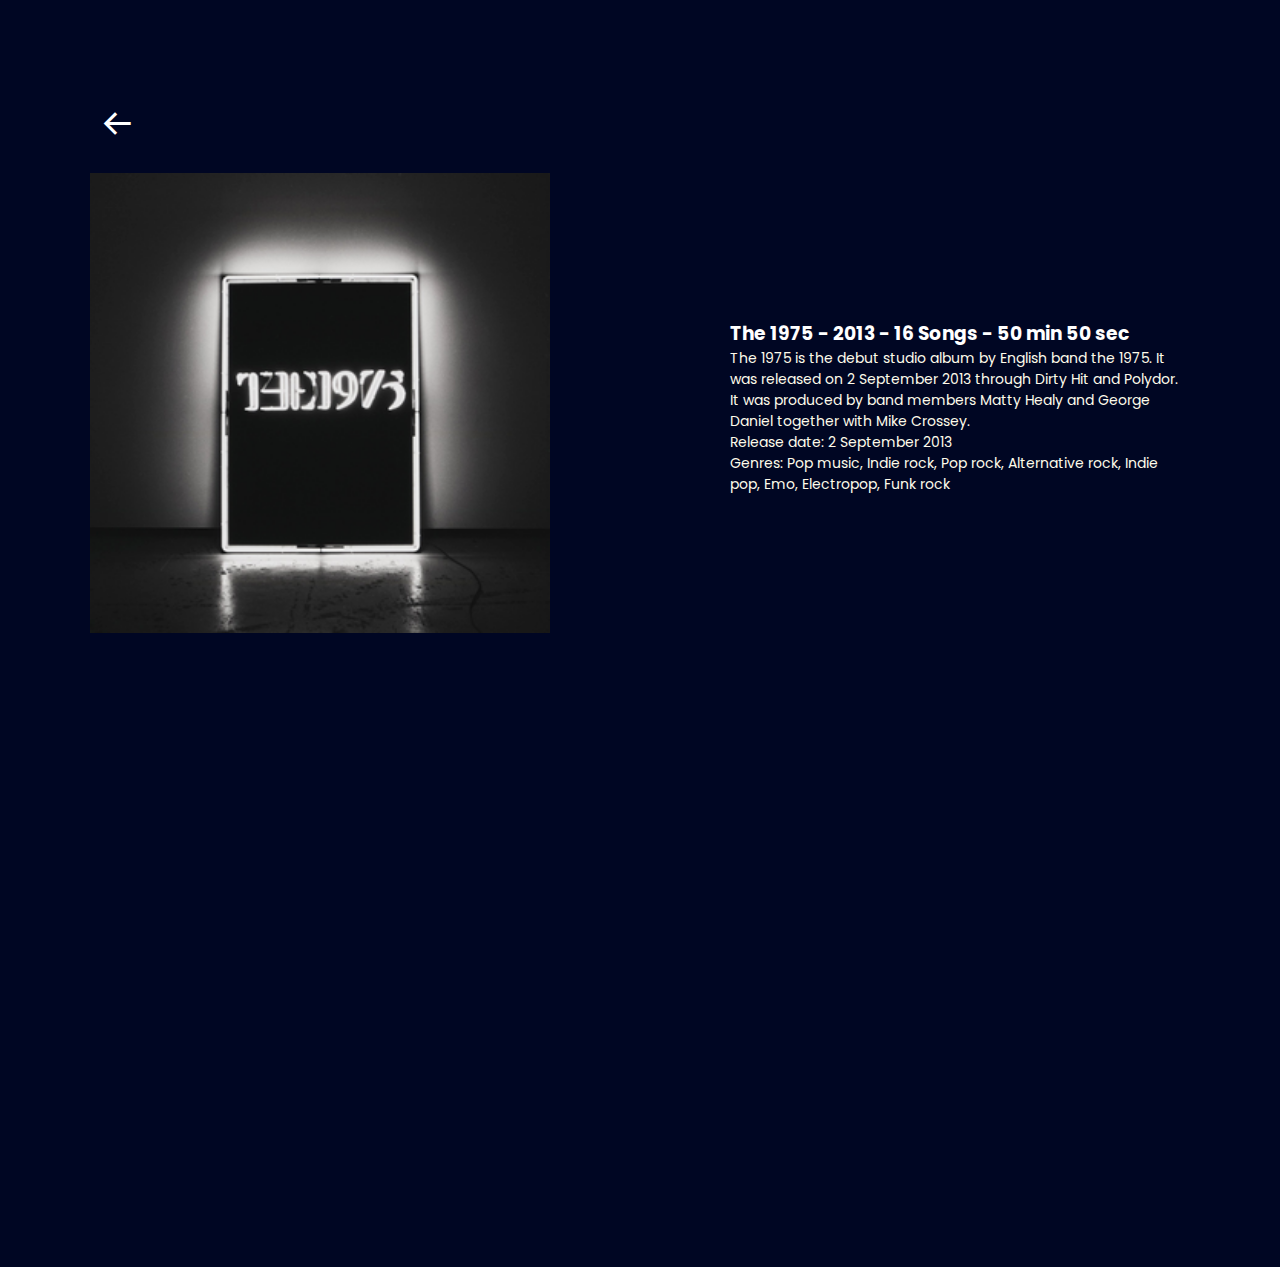
<file: album1.html>
<!DOCTYPE html>
<html lang="en">
  <head>
    <meta charset="UTF-8">
    <meta name="viewport" content="width=device-width, initial-scale=1.0">
    <title>The 1975</title>
    <link rel="stylesheet" href="styles.css">
    <link rel="preconnect" href="https://fonts.googleapis.com">
    <link rel="preconnect" href="https://fonts.gstatic.com" crossorigin>
    <link href="https://fonts.googleapis.com/css2?family=Poppins:wght@400;500&display=swap" rel="stylesheet">
    <link rel="stylesheet" 
    href="https://unpkg.com/boxicons@latest/css/boxicons.min.css"> 
  </head>
  <body>
      <!------Album details-------->
      <div class="album-detail1">
        <div class="back-button">
            <a href="discography.html">
            <i class='bx bx-arrow-back' style='color:#ffffff' ></i>
            </a>
        </div>
      <div class="small-container">
        <div class="row">
          <div class="col-4">
            <img src="images/Album1.png">
          </div>

          <div class="col-4">
            <h3>The 1975 - 2013 - 16 Songs - 50 min 50 sec</h3>
            <p>The 1975 is the debut studio album by English band the 1975. It was released on 2 September 2013 through Dirty Hit and Polydor. It was produced by band members Matty Healy and George Daniel together with Mike Crossey.</p>
            <p>Release date: 2 September 2013</p>
            <p>Genres: Pop music, Indie rock, Pop rock, Alternative rock, Indie pop, Emo, Electropop, Funk rock</p>
          </div>

        </div>

        <!---album-->
        <div class="album">
            <iframe style="border-radius:12px" src="https://open.spotify.com/embed/album/6Z1zv6Hw9bdvSoxI5uYk2h?utm_source=generator" width="100%" height="500px" frameBorder="0" allowfullscreen="" allow="autoplay; clipboard-write; encrypted-media; fullscreen; picture-in-picture" loading="lazy"></iframe>
        </div>
        <!---End of album---------> 

      </div>
      </div>
        <!------End of album details-------->
  </body>
</html>
</file>
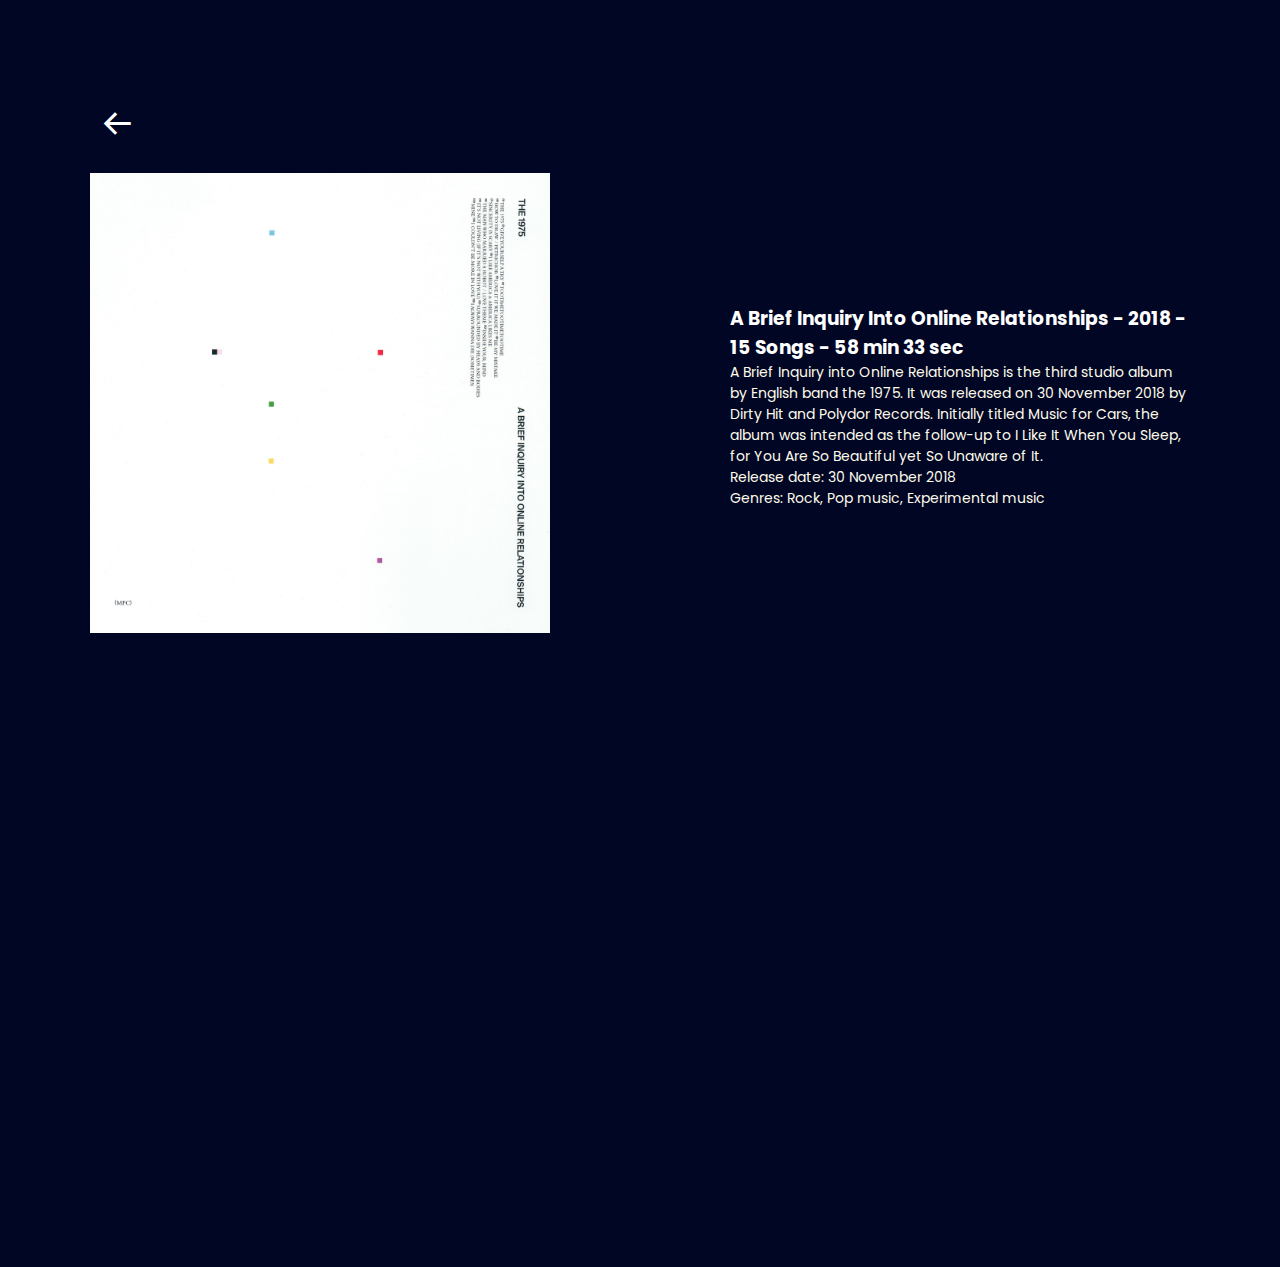
<file: album2.html>
<!DOCTYPE html>
<html lang="en">
  <head>
    <meta charset="UTF-8">
    <meta name="viewport" content="width=device-width, initial-scale=1.0">
    <title>The 1975</title>
    <link rel="stylesheet" href="styles.css">
    <link rel="preconnect" href="https://fonts.googleapis.com">
    <link rel="preconnect" href="https://fonts.gstatic.com" crossorigin>
    <link href="https://fonts.googleapis.com/css2?family=Poppins:wght@400;500&display=swap" rel="stylesheet">
    <link rel="stylesheet" 
    href="https://unpkg.com/boxicons@latest/css/boxicons.min.css"> 
  </head>
  <body>
<!------Album details-------->
      <div class="album-detail1">
        <div class="back-button">
            <a href="discography.html">
            <i class='bx bx-arrow-back' style='color:#ffffff' ></i>
            </a>
        </div>
      <div class="small-container">
        <div class="row">
          <div class="col-4">
            <img src="images/Album2.png">
          </div>

          <div class="col-4">
            <h3>A Brief Inquiry Into Online Relationships - 2018 - 15 Songs - 58 min 33 sec</h3>
            <p>A Brief Inquiry into Online Relationships is the third studio album by English band the 1975. It was released on 30 November 2018 by Dirty Hit and Polydor Records. Initially titled Music for Cars, the album was intended as the follow-up to I Like It When You Sleep, for You Are So Beautiful yet So Unaware of It.</p>
            <p>Release date: 30 November 2018</p>
            <p>Genres: Rock, Pop music, Experimental music</p>
          </div>

        </div>

        <!---album-->
        <div class="album">
            <iframe style="border-radius:12px" src="https://open.spotify.com/embed/album/6PWXKiakqhI17mTYM4y6oY?utm_source=generator" width="100%" height="500px" frameBorder="0" allowfullscreen="" allow="autoplay; clipboard-write; encrypted-media; fullscreen; picture-in-picture" loading="lazy"></iframe>
        </div>
        <!---End of album---------> 

      </div>
      </div>
<!------End of album details-------->
  </body>
</html>
</file>
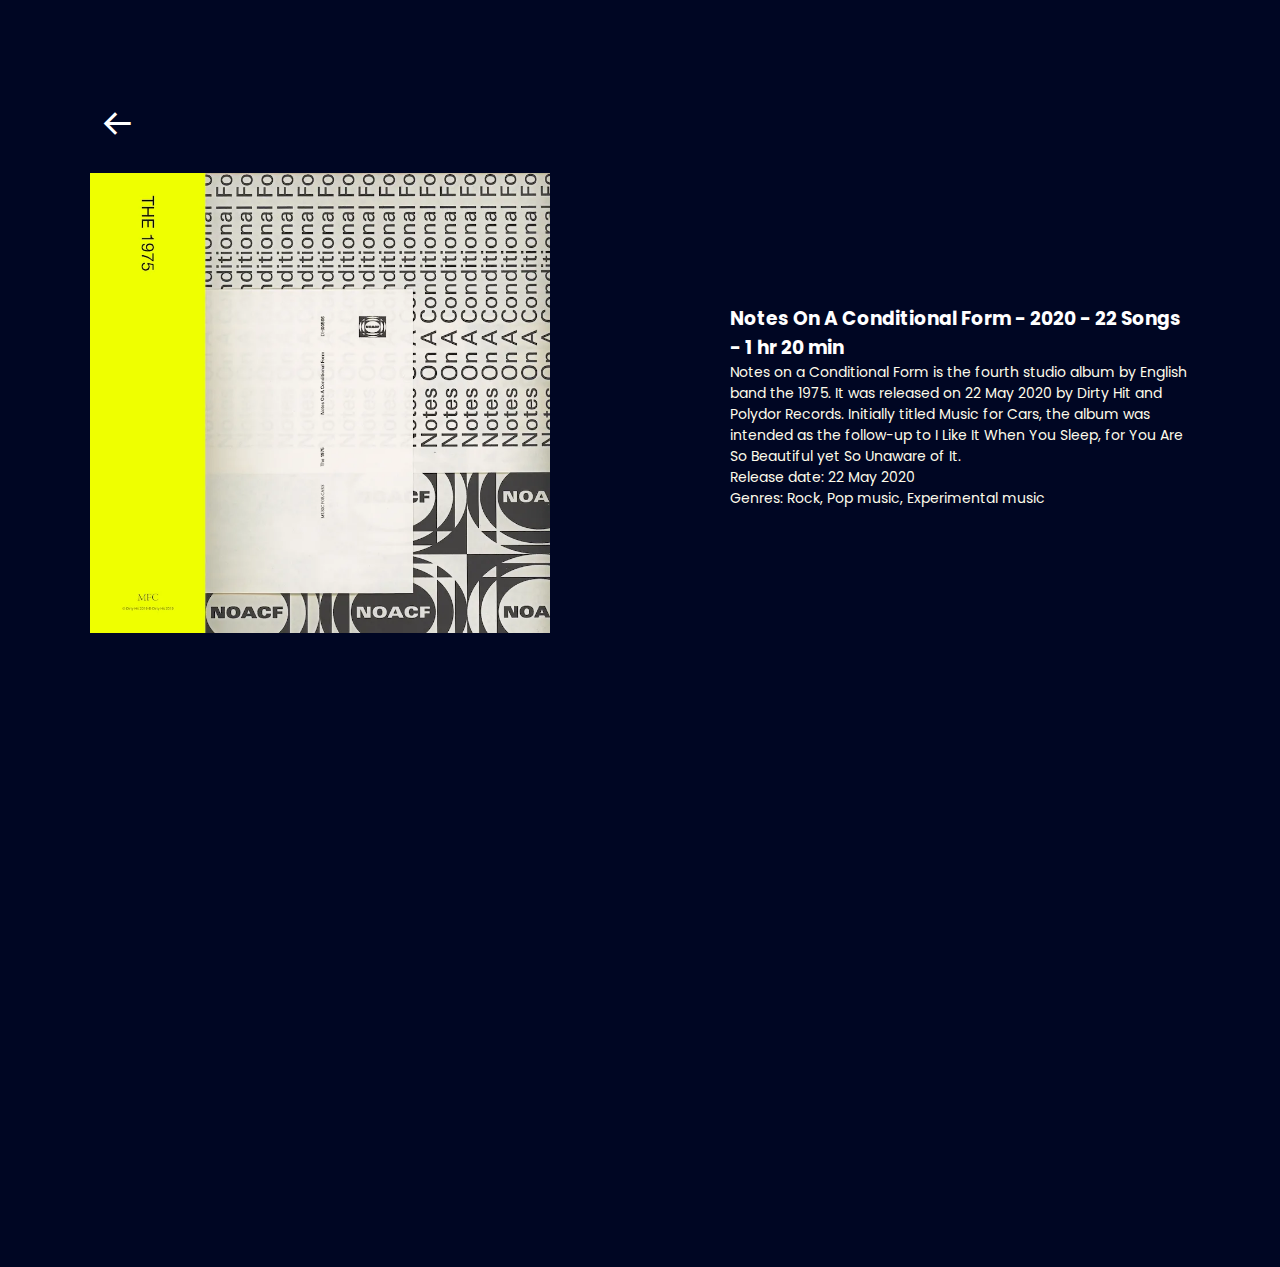
<file: album3.html>
<!DOCTYPE html>
<html lang="en">
  <head>
    <meta charset="UTF-8">
    <meta name="viewport" content="width=device-width, initial-scale=1.0">
    <title>The 1975</title>
    <link rel="stylesheet" href="styles.css">
    <link rel="preconnect" href="https://fonts.googleapis.com">
    <link rel="preconnect" href="https://fonts.gstatic.com" crossorigin>
    <link href="https://fonts.googleapis.com/css2?family=Poppins:wght@400;500&display=swap" rel="stylesheet">
    <link rel="stylesheet" 
    href="https://unpkg.com/boxicons@latest/css/boxicons.min.css"> 


  </head>


  <body>

      <div class="album-detail1">
        <div class="back-button">
            <a href="discography.html">
            <i class='bx bx-arrow-back' style='color:#ffffff' ></i>
            </a>
        </div>
      <div class="small-container">
        <div class="row">
          <div class="col-4">
            <img src="images/Album3.webp">
          </div>

          <div class="col-4">
            <h3>Notes On A Conditional Form - 2020 - 22 Songs - 1 hr 20 min</h3>
            <p>Notes on a Conditional Form is the fourth studio album by English band the 1975. It was released on 22 May 2020 by Dirty Hit and Polydor Records. Initially titled Music for Cars, the album was intended as the follow-up to I Like It When You Sleep, for You Are So Beautiful yet So Unaware of It.</p>
            <p>Release date: 22 May 2020</p>
            <p>Genres: Rock, Pop music, Experimental music</p>
          </div>

        </div>

        <!--- album-->
        <div class="album">
            <iframe style="border-radius:12px" src="https://open.spotify.com/embed/album/0o5xjCboti8vXhdoUG9LYi?utm_source=generator" width="100%" height="500px" frameBorder="0" allowfullscreen="" allow="autoplay; clipboard-write; encrypted-media; fullscreen; picture-in-picture" loading="lazy"></iframe>
        </div>
        <!---End of album---------> 

      </div>
      </div>
        <!------End of album details-------->
  </body>
</html>
</file>
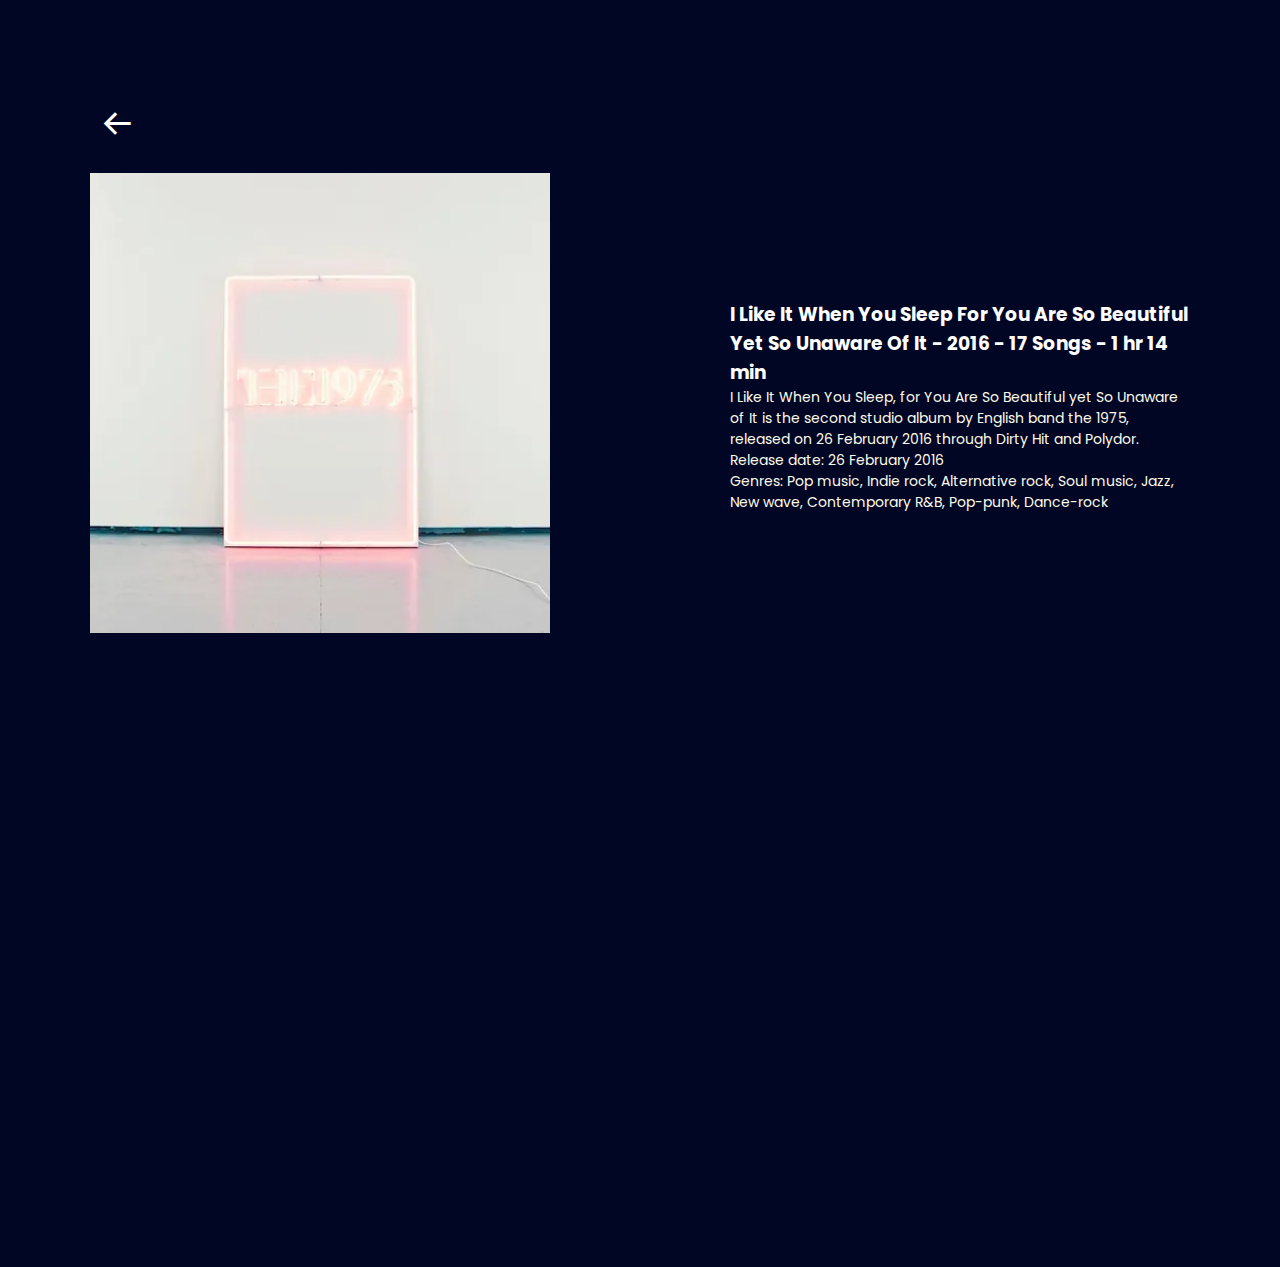
<file: album4.html>
<!DOCTYPE html>
<html lang="en">
  <head>
    <meta charset="UTF-8">
    <meta name="viewport" content="width=device-width, initial-scale=1.0">
    <title>The 1975</title>
    <link rel="stylesheet" href="styles.css">
    <link rel="preconnect" href="https://fonts.googleapis.com">
    <link rel="preconnect" href="https://fonts.gstatic.com" crossorigin>
    <link href="https://fonts.googleapis.com/css2?family=Poppins:wght@400;500&display=swap" rel="stylesheet">
    <link rel="stylesheet" 
    href="https://unpkg.com/boxicons@latest/css/boxicons.min.css"> 


  </head>


  <body>

      <div class="album-detail1">
        <div class="back-button">
            <a href="discography.html">
            <i class='bx bx-arrow-back' style='color:#ffffff' ></i>
            </a>
        </div>
      <div class="small-container">
        <div class="row">
          <div class="col-4">
            <img src="images/Album4.webp">
          </div>

          <div class="col-4">
            <h3>I Like It When You Sleep For You Are So Beautiful Yet So Unaware Of It - 2016 - 17 Songs - 1 hr 14 min</h3>
            <p>I Like It When You Sleep, for You Are So Beautiful yet So Unaware of It is the second studio album by English band the 1975, released on 26 February 2016 through Dirty Hit and Polydor.</p>
            <p>Release date: 26 February 2016</p>
            <p>Genres: Pop music, Indie rock, Alternative rock, Soul music, Jazz, New wave, Contemporary R&B, Pop-punk, Dance-rock</p>
          </div>

        </div>

        <!--- album-->
        <div class="album">
          <iframe style="border-radius:12px" src="https://open.spotify.com/embed/album/12zl1WmHPFCSyKYbL4vBZn?utm_source=generator" width="100%" height="500px" frameBorder="0" allowfullscreen="" allow="autoplay; clipboard-write; encrypted-media; fullscreen; picture-in-picture" loading="lazy"></iframe>
        </div>
        <!---End of album---------> 

      </div>
      </div>
        <!------End of album details-------->
  </body>
</html>
</file>
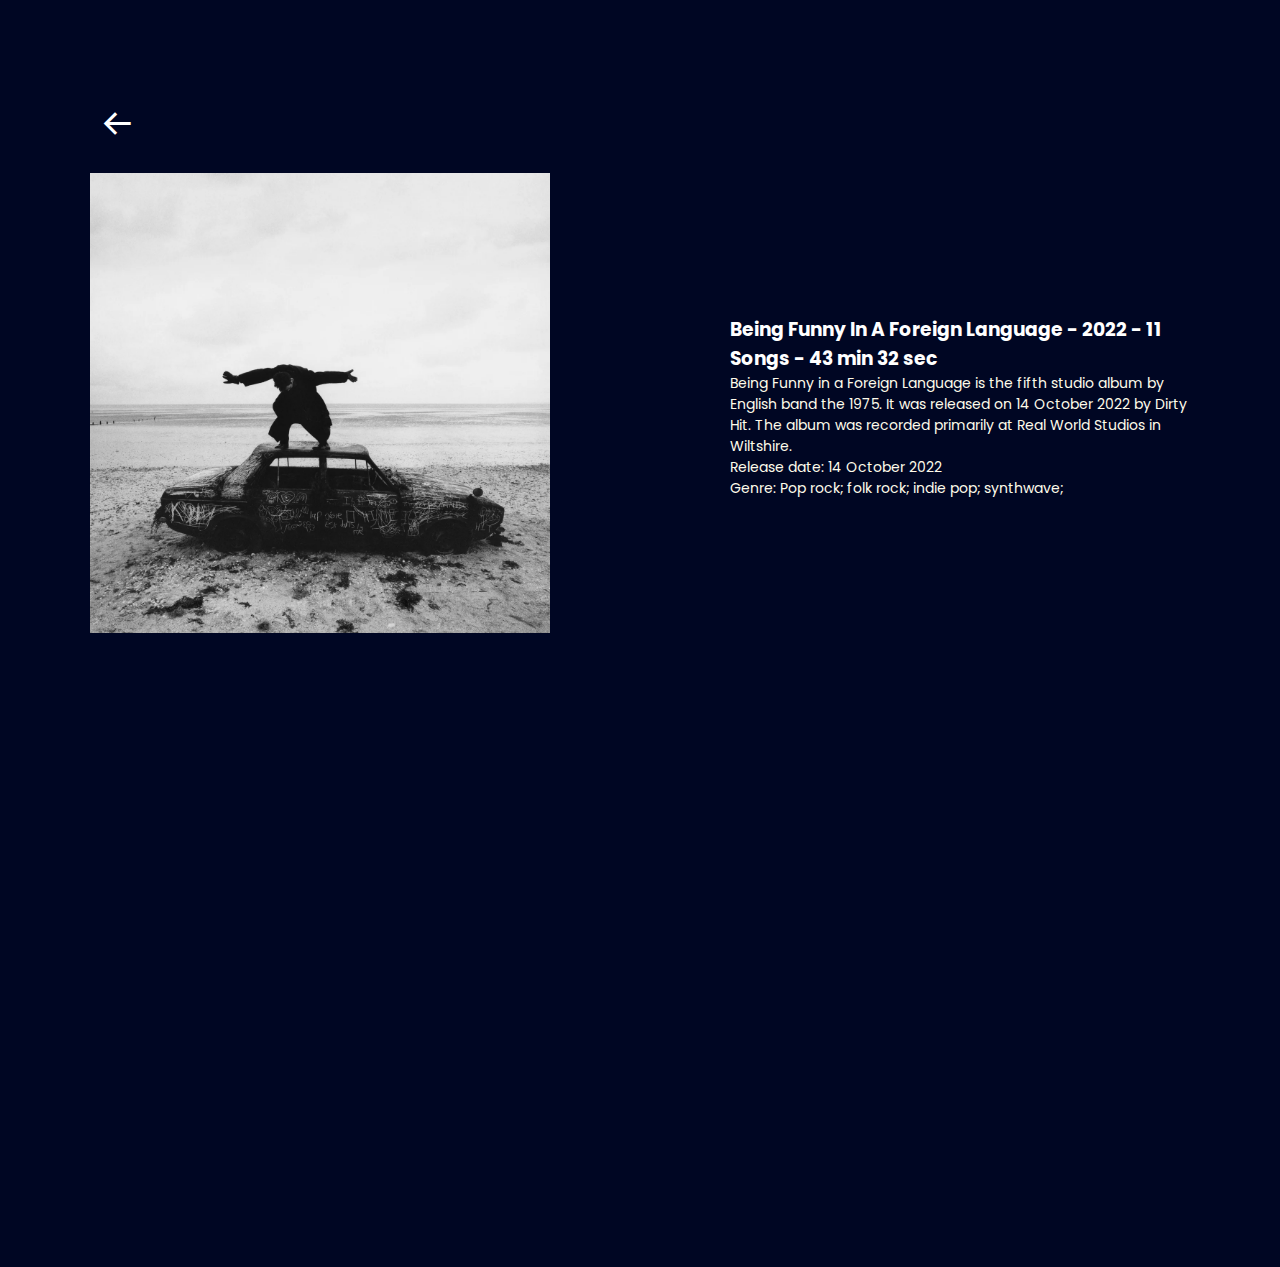
<file: album5.html>
<!DOCTYPE html>
<html lang="en">
  <head>
    <meta charset="UTF-8">
    <meta name="viewport" content="width=device-width, initial-scale=1.0">
    <title>The 1975</title>
    <link rel="stylesheet" href="styles.css">
    <link rel="preconnect" href="https://fonts.googleapis.com">
    <link rel="preconnect" href="https://fonts.gstatic.com" crossorigin>
    <link href="https://fonts.googleapis.com/css2?family=Poppins:wght@400;500&display=swap" rel="stylesheet">
    <link rel="stylesheet" 
    href="https://unpkg.com/boxicons@latest/css/boxicons.min.css"> 


  </head>


  <body>

      <div class="album-detail1">
        <div class="back-button">
            <a href="discography.html">
            <i class='bx bx-arrow-back' style='color:#ffffff' ></i>
            </a>
        </div>
      <div class="small-container">
        <div class="row">
          <div class="col-4">
            <img src="images/Album5.webp">
          </div>

          <div class="col-4">
            <h3>Being Funny In A Foreign Language - 2022 - 11 Songs - 43 min 32 sec</h3>
            <p>Being Funny in a Foreign Language is the fifth studio album by English band the 1975. It was released on 14 October 2022 by Dirty Hit. The album was recorded primarily at Real World Studios in Wiltshire.</p>
            <p>Release date: 14 October 2022</p>
            <p>Genre: Pop rock; folk rock; indie pop; synthwave;</p>
          </div>

        </div>

        <!--album-->
        <div class="album">
          <iframe style="border-radius:12px" src="https://open.spotify.com/embed/album/6dVCpQ7oGJD1oYs2fv1t5M?utm_source=generator" width="100%" height="500px" frameBorder="0" allowfullscreen="" allow="autoplay; clipboard-write; encrypted-media; fullscreen; picture-in-picture" loading="lazy"></iframe>
        </div>
        <!---End of album---------> 

      </div>
      </div>
        <!------End of album details-------->
  </body>
</html>
</file>
<file: styles.css>
/*---------------Start of entire page styling-----------------*/
*{
  margin: 0;
  padding: 0;
  box-sizing: border-box;
}  
body { /*Setting the entire body to be the Poppins font from google fonts*/
    font-family: 'Poppins', sans-serif;
}
/*---------------End of page styling-----------------*/






/*-----------------------Start of header styling------------------------*/


header {
  position: fixed;
  width: 100%;
  top: 0%;
  right: 0;
  z-index: 1000;
  padding: 20px;
  justify-content: space-between;
  background-color: white;
}

.backgroundsong {
  border-style: none;
  text-align: center;
  margin: auto;
}

audio {
  display: inline-block;
  width: 100px;
  height: 25px;
}

audio::-webkit-media-controls-panel {
  -webkit-justify-content: center;
  height: 25px;
  background-color: rgba(0,0,0,0);
}

audio::-webkit-media-controls-timeline {
  display: none !important;
}

audio::-webkit-media-controls-current-time-display {
  display: none;
}

audio::-webkit-media-controls-time-remaining-display {
  display: none;
}

audio::-webkit-media-controls-mute-button {
  display: none;
}

audio::-webkit-media-controls-volume-slider {
  display: none !important;
}



/*Styling the navigation bar in header*/
.navbar {
  display: flex; 
  align-items: center;
  padding: 20px;
}

nav {
  flex: 1;
  text-align: right;
}

nav ul {
  display: inline-block;
  list-style-type: none;
}

nav ul li {
  display: inline-block;
  margin-right: 20px;
}

nav ul a:hover{
  color: #001689;
}

.nav-icon a {
  font-size: 30px;
}

.nav-icon a:hover{
  color: #001689;
}

/*End of navigation bar styling*/

/*-----------------------End of header styling------------------------*/



/*-----------------------Start of main content styling------------------------*/
a {
    text-decoration: none;
    color: #555;
}

p {
    color: #555
}



/*-------Home page styling------*/
.container {
    max-width: 1300px;
    margin:auto;
    padding-left: 25px;
    padding-right: 25px;
}

.row {
    display: flex;
    align-items: center;
    flex-wrap: wrap;
    justify-content: space-around;
}


.content {
    margin: 70px 0;
}


.col-4 {
    flex-basis: 25%;
    padding: 10px;
    min-width: 200px;
    margin-bottom: 50px;
    transition: transform 0.5s;
}

.col-4 img {
    width: 100%;
}

.col-4 h2 {
  color: #FEFBEA;
  font-size: 14px;
  font-weight: 500;
}

.col-4 p {
  color: #FEFBEA;;
  font-size: 14px;
}


.title {
    text-align: center;
    margin: 0 auto 30px;
    position: relative;
    line-height: 60px;
    color: #333;
}

.title::after {
  content: '';
  background: #001689;
  width: 200px;
  height: 5px;
  border-radius: 5px;
  position: absolute;
  bottom: 0;
  left: 50%;
  transform: translateX(-50%);
}

.small-container .title {
  text-align: center;
  margin: 0 auto 30px;
  position: relative;
  line-height: 60px;
  color: #FEFBEA;
  font-weight: 500;
}


.small-container .title::after {
    content: '';
    background: white;
    width: 180px;
    height: 5px;
    border-radius: 5px;
    position: absolute;
    bottom: 0;
    left: 50%;
    transform: translateX(-50%);
}

.youtubevideo .title::after {
  content: '';
  background: #001689;
  width: 200px;
  height: 5px;
  border-radius: 5px;
  position: absolute;
  bottom: 0;
  left: 50%;
  transform: translateX(-50%);
}

.album .title::after {
  content: '';
  background: #001689;
  width: 180px;
  height: 5px;
  border-radius: 5px;
  position: absolute;
  bottom: 0;
  left: 50%;
  transform: translateX(-50%);
}

h4 {
    color: #555;
    font-weight: normal;
}

.col-4:hover {
    transform: translateY(-5px);
}

.youtubevideo {
  background: #a5a5a5;
  align-items: center;
  padding-bottom: 50px;
}

.iframecontainer {
  display: block;
  border-style: none;
  text-align: center;
  margin: auto;
  position: relative;
  overflow: hidden;
  padding-top: 56.25%;
  width: 80%;
}

.youtubevideo iframe {
  position: absolute;
  top: 0;
  left: 0;
  bottom: 0;
  right: 0;
  width: 100%;
  height: 100%;
}

.album {
  padding-left: 50px;
  padding-right: 50px;
}

.top-picks{
  margin: auto;
  background-color: #001689;
}
/*-------End of home page styling------*/


/*-------About page styling------*/
.about-us {
  background-color: #001689;
}

.about-us h3 {
  color: white;
}

.about-us p {
  text-align: center;
  color: white;
}

.about-us .title::after {
  content: '';
  background: white;
  width: 100px;
  height: 5px;
  border-radius: 5px;
  position: absolute;
  bottom: 0;
  left: 50%;
  transform: translateX(-50%);
}

.col-2 {
  flex-basis: 50%;
  padding: 10px;
  min-width: 200px;
  margin-bottom: 50px;
  padding-top: 50px;
  transition: transform 0.5s;
}

.col-2 img {
  width: 100%;
}

.members .title::after {
  content: '';
  background: #001689;
  width: 100px;
  height: 5px;
  border-radius: 5px;
  position: absolute;
  bottom: 0;
  left: 50%;
  transform: translateX(-50%);
}


.members .container {
  position: relative;
  width: 90%;
  margin-bottom: 50px;
}

.members .image {
  display: block;
  width: 100%;
  height: auto;
}

.overlay1 {
  position: absolute;
  top: 10%;
  bottom: 0;
  left: 20%;
  right: 0;
  height: 10%;
  width: 10%;
  transition: 0.5s ease;
}

.overlay2 {
  position: absolute;
  top: 15%;
  bottom: 0;
  left: 35%;
  right: 0;
  height: 10%;
  width: 10%;
  transition: 0.5s ease;
}

.overlay3 {
  position: absolute;
  top: 15%;
  bottom: 0;
  left: 50%;
  right: 0;
  height: 10%;
  width: 10%;
  transition: 0.5s ease;
}

.overlay4 {
  position: absolute;
  top: 10%;
  bottom: 0;
  left: 60%;
  right: 0;
  height: 10%;
  width: 10%;
  transition: 0.5s ease;
}

.col img {
  padding-top: 150px;
  visibility: hidden;
  opacity: 0;
  display: inline-block;
  width: 100%;
  transition: all 1s ease-out;
}

.overlay1:hover .col img {
  visibility: visible;
  opacity: 1;
  transition: all 0.5s ease-in;
}

.overlay2:hover .col img {
  visibility: visible;
  opacity: 1;
  transition: all 0.5s ease-in;
}

.overlay3:hover .col img {
  visibility: visible;
  opacity: 1;
  transition: all 0.5s ease-in;
}

.overlay4:hover .col img {
  visibility: visible;
  opacity: 1;
  transition: all 0.5s ease-in;
}




/*-------About page @media query to make it responsive------*/

@media only screen and (max-width: 800px) {
  .about-us {
    padding-top: 100px;
  }

  .members .container {
    width: 100%;
    padding-left: 0px;
    padding-right: 0px;
  }

  
  .col img {
    width: 100%;
    padding-top: 50px;
  }
  .overlay1 {
    height: 20%;
    width: 20%;
  }
  .overlay2 {
    height: 20%;
    width: 20%;
  }
  .overlay3 {
    height: 20%;
    width: 20%;
  }
  .overlay4 {
    height: 20%;
    width: 20%;
  }



}

/*--------End of about page styling---------*/




/*-------Login page styling------*/
.account-page {
  padding: 250px;
  background-image: url("images/1975-banner1.jpg");
  background-size: cover;
  background-position: center;
  font-size: 14px;
}

.form-container {
  background: white;
  width: 300px;
  height: 400px;
  position: relative;
  text-align: center;
  padding: 20px 0;
  margin: auto;
  box-shadow: 0 0 20px 0px rgba(0,0,0,0.1);
  overflow: hidden;
}

.form-container span {
  font-weight: bold;
  padding: 0 10px;
  color:#001689;
  cursor: pointer;
  width: 100px;
  display: inline-block;
}

.form-btn {
  display: inline-block;
}

.form-container form {
  width: 240px;
  margin: 0 30px;
  position: absolute;
  top: 90px;
  transition: transform 1s;
}

form input {
  width: 100%;
  height: 30px;
  margin: 10px 0;
  padding: 0 10px;
  border: 1px solid #001689;
}


form .btn {
  width: 100%;
  border: none;
  cursor: pointer;
  margin: 10px 0;
  display: inline-block;
  background: #001689;
  color: white;
  padding: 8px 30px;
  margin: 30px 0;
  border-radius: 30px;
}

form .btn:focus {
  outline: none;
}

#loginform {
  left: -500px;
}

#regform {
  left: 0;
}

form a {
  font-size: 12px;
}

#indicator {
  width: 100px;
  border: none;
  background: #001689;
  height: 3px;
  margin-top: 8px;
  transform: translateX(100px);
  transition: transform 1s;
}

@media only screen and (max-width: 600px) {
  .account-page {
    padding: 50px;
    padding-top: 250px;
    padding-bottom: 100px;
  }

}

/*-------End of login page styling------*/


/*--------Merch page styling---------*/

.merch {
  padding-top: 50px;
  padding-left: 100px;
  padding-right: 100px;
}


.row-2 {
  justify-content: space-between;
  margin: 100px auto 50px;
}

select {
  border: 1px solid #001689;
  padding: 5px;
}

select:focus{
  outline: none;
}

.merch h2 {
  color: #001689;
}
.merch p {
  color: #555;
}

.page-btn {
  margin: 0 auto 80px;
}

.page-btn span {
  display: inline-block;
  border: 1px solid #001689;
  margin-left: 10px;
  width: 40px;
  height: 40px;
  text-align: center;
  line-height: 40px;
  cursor: pointer;
}

.page-btn span:hover {
  background: #001689;
  color: white;
}

@media only screen and (max-width: 800px) {
  .merch {
    padding-top: 30px;
    padding-left: 20px;
    padding-right: 20px;
  }
}


/*--------End of merch page styling---------*/




/*-------Product details styling---------*/
.single-product {
  margin-top: 80px;
  padding-left: 100px;
  padding-right: 100px;
}

.single-product .btn {
  display: inline-block;
  background: #001689;
  color: white;
  padding: 8px 30px;
  margin: 30px 0;
  border-radius: 30px;
}

.single-product .col-2 img {
  padding: 0;
}

.single-product.col-2 {
  padding: 20px;
}

.single-product h2 {
  color: #333;
}

.single-product p {
  color: #333;
}

.single-product h4 {
  margin: 20px 0;
  font-size: 22px;
  font-weight: bold;
  color: #333;
}

.single-product select {
  display: block;
  padding: 10px;
  margin-top: 20px;
}

.single-product input {
  width: 50px;
  height: 40px;
  padding-left: 10px;
  font-size: 20px;
  margin-right: 10px;
  border: 1px solid #001689;
}

input:focus {
  outline: none;
}

.single-product .bx {
  margin-left: 10px;
}

.small-img-row {
  display: flex;
  justify-content: space-between;
}

.small-img-col {
  flex-basis: 24%;
  cursor: pointer;
}


@media only screen and (max-width: 600px) {

.single-product .row {
  text-align: left;
}

.single-product .col2 {
  padding: 20px 0;
}

.single-product h1 {
  font-size: 26px;
  line-height: 32px;
}

.single-product {
  padding-left: 10px;
  padding-right: 10px;
}

}

/*--------End of product details styling---------*/




/*--------Cart page styling---------*/
.cart-page {
  margin: 80px auto;
  padding-top: 100px;
  padding-left: 50px;
  padding-right: 50px;
}

table {
  width: 100%;
  border-collapse: collapse;
}

.cart-info {
  display: flex;
  flex-wrap: wrap;
}

th {
  text-align: left;
  padding: 5px;
  color:white;
  background: #001689;
  font-weight: normal;
}

td {
  padding: 10px 5px;
}

td input {
  width: 40px;
  height: 30px;
  padding: 5px;
}

td a {
  color: #001689;
  font-size: 12px;
}

td img {
  width: 80px;
  height: 80px;
  margin-right: 10px;
}

.total-price {
  display: flex;
  justify-content: flex-end;
}

.total-price table {
  border-top: 3px solid #001689;
  width: 100%;
  max-width: 400px;
}

/*Targets last child of the element*/
td:last-child {          /*Make price appear on right hand side*/
  text-align: right;
}

th:last-child {         /*Make price appear on right hand side*/
  text-align: right;
}

@media only screen and (max-width: 600px) {       /*Make item Name disappear on small screen*/
.cart-info p {
  display: none;
}
.cart-page {
  padding-top: 50px;
  padding-left: 10px;
  padding-right: 10px;
}
}

/*--------End of cart page styling---------*/




/*--------Tours page styling---------*/
.tours-page {
  padding-top: 150px;
  padding-bottom: 100px;
  background-color: #000d51;
}

.tours-page .table-container {
  padding-left: 100px;
  padding-right: 100px;
}

.tours-page .title{
  color: white;
}

.tours-page table td {
  border-top: 2px solid white;
  border-bottom: 2px solid white;
}

.tours-page .title::after{
  background-color: white;
}

.tours-page h3 {
  color: white;
}

.tours-page p {
  color: white;
}

.tours-page a {
  color: white;
}

.tours-page a:hover {
  background-color: #333;
  color: white;
}

.tours-page .btn {
  display: inline-block;
  background: white;
  color: #333;
  padding: 8px 30px;
  margin: 30px 0;
  border-radius: 30px;
}

.tours-page .table-row {
  position: relative;
  width: 100%;
}

.tours-page .text{
  color: white;
  font-size: 30px;
  position: absolute;
  top: 50%;
  left: 80%;
  transform: translate(-50%, -50%);
  white-space: nowrap;
}

.tours-page tr .overlay {
  position: absolute;
  bottom: 0;
  left: 0;
  right: 0;
  overflow: hidden;
  width: 0;
  height: 100%;
  transition: .5s ease;
  background-color: rgba(0,0,0,0);
}

.tours-page tr:hover {
  background-color: #001689;
  font-size: 30px;
}

.tours-page tr:hover .overlay {
  width: 100%;
}


@media only screen and (max-width: 600px) {
  
.tours-page .table-container {
  padding-left: 10px;
  padding-right: 10px;
}
tr:hover {
  font-size: 20px;
}

tr:hover .overlay {
  display: none;
}

  
}

/*--------End of tours page styling---------*/




/*--------Discography page styling---------*/
.discography {
  padding-top: 200px;
  background-color: #000d51;
}

.discography .small-container {
  padding-left: 100px;
  padding-right: 100px;
}

.discography .col-4 {
  flex-basis: 50%;
  padding: 50px;
}

.discography .album-container {
  position: relative;
}

.discography img {
  box-shadow: 0 12px 14px 0 rgba(0, 0, 0, 0.4), 0 12px 35px 0 rgba(0, 0, 0, 0.4)
}

.discography .text {
  color: white;
  font-size: 20px;
  position: absolute;
  top: 50%;
  left: 50%;
  transform: translate(-50%, -50%);
  text-align: center;
}


.discography .overlay {
  position: absolute;
  bottom: 0;
  left: 0;
  right: 0;
  background-color: rgba(0, 0, 0, 0.8);
  overflow: hidden;
  width: 100%;
  height: 100%;
  transform: scale(0);
  transition: .3s ease;
}


.album-container:hover .overlay {
  transform: scale(1);
}

@media only screen and (max-width: 800px) {
  .discography .col-4 {
    flex-basis: 100%;
  }

}


@media only screen and (max-width: 600px) {
  .discography {
    padding-top: 150px;
  }
  
  .discography .small-container {
    padding-left: 10px;
    padding-right: 10px;
  }

  .discography .col-4 {
    padding: 10px;
  }

}


/*--------End of discography page styling---------*/





/*--------Album details page styling---------*/
.album-detail1 .col-4 {
  flex-basis: 50%;
  padding: 20px;
  max-width: 500px;
}

.album-detail1 {
  padding-top: 100px;
  background-color: #000623;
}

.album-detail1 h3 {
  color: white;
}

.album-detail1 .album {
  padding-bottom: 50px;
}

.back-button {
  margin-left: 100px;
  text-align: left;
  font-size: 35px;
}

@media only screen and (max-width: 600px) {
  .album-detail1 .col-4 {
    flex-basis: 100%;
  }

  .back-button {
    margin-left: 10px;
    text-align: left;
    font-size: 35px;
  }
}



/*--------End of discography page styling---------*/







/*-----------------------End of main content styling------------------------*/





/*-----------------------Start of footer styling------------------------*/
footer {
    background-image: url(https://npr.brightspotcdn.com/legacy/wp-content/uploads/2022/07/the1975.jpg);
    background-size: cover;
    background-position: center;
    padding: 100px;
    font-size: 14px;
    padding: 60px 0 20px;
}

footer a {
    color: #fff
}

footer p {
    color: #fff
}

.footer-col-1, .footer-col-2 {
    min-width: 250px;
    margin-bottom: 20px;
}

.footer-col-1, .footer-col-2 {
    flex-basis: 50%;
    text-align: center;
}

ul {
    list-style-type: none;
}

.footer-col-1 ul {
    text-align: right;
    padding-right: 20px;
}

.footer-col-2 ul {
    text-align: left;
    padding-left: 20px;
}
/*-----------------------End of footer styling------------------------*/





/*-----------------------Making header nav bar responsive------------------------*/

/*Hiding the menu icon until 800px breakpoint*/
#menu-icon {
    font-size: 35px;
    width: 28px;
    margin-left: 5px;
    margin-bottom: 3px;
    display:none;
}


/*Using @media query to cater for smaller display*/
@media only screen and (max-width: 800px) {

  /*Make the header nav bar go into vertical mode at below 800px*/
    nav ul {
        position: absolute;
        top: 90px;
        left: 0;
        background: #333;
        width: 100%;
        overflow: hidden;
        transition: max-height 0.5s;

    }
    nav ul li {
        display:block;
        margin-right: 50px;
        margin-top: 10px;
        margin-bottom: 10px;
    }

    nav ul li a {
        color: #fff;
    }

    /*Make menu icon appear at below 800px*/
    #menu-icon {
        display: block;
        cursor: pointer;
    }
    
    
}

@media only screen and (max-width: 600px) {

  .logo {
    display: flex;
    position: relative;
    right: 12%;
  }
  .backgroundsong {
    display: flex;
    position: relative;
    right: 18%;
  }
  .nav-icon {
    display: flex;
    position: relative;
    right: 10%
  }


  /*Make page contents fill up the page one column at a time*/
    .top-picks .row {
        text-align: center;
    }
    .col-2, .col-3, .col-4 {
        flex-basis: 100%;
    }

    /*Make footer contents fill up in one column instead of side by side*/
    .footer-col-1 ul {
        text-align: center;
        padding-right: 0px;
    }
    
    .footer-col-2 ul {
        text-align: center;
        padding-left: 0px;
    }
    
}
/*-----------------------End nav bar header responsive------------------------*/



/*-----------------------Styling page for Javascript function------------------------*/
.reveal {
  position: relative;
  transform: translateY(150px);
  opacity: 0;
  transition: all 2s ease;
}

.reveal.activereveal {
  transform: translateY(0px);
  opacity: 1;
}
/*-----------------------End of styling page for Javascript function------------------------*/
</file>
